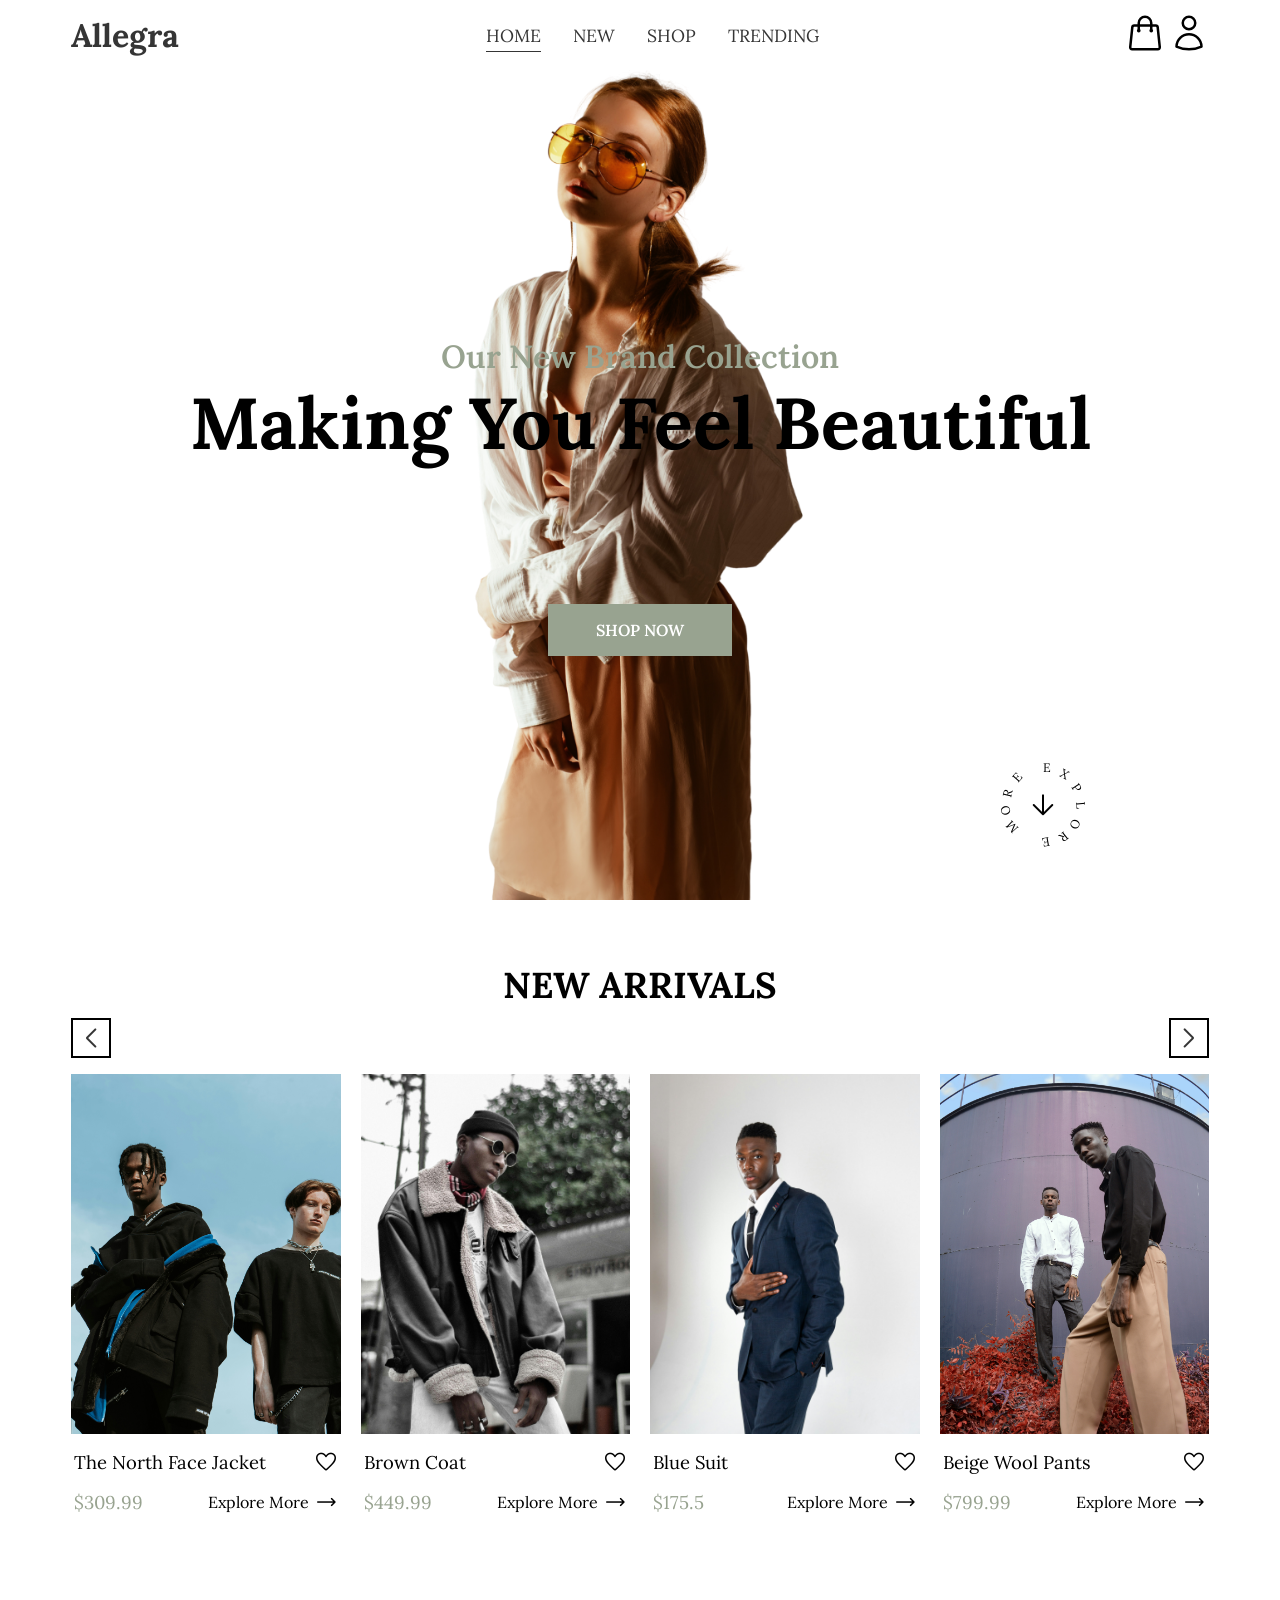
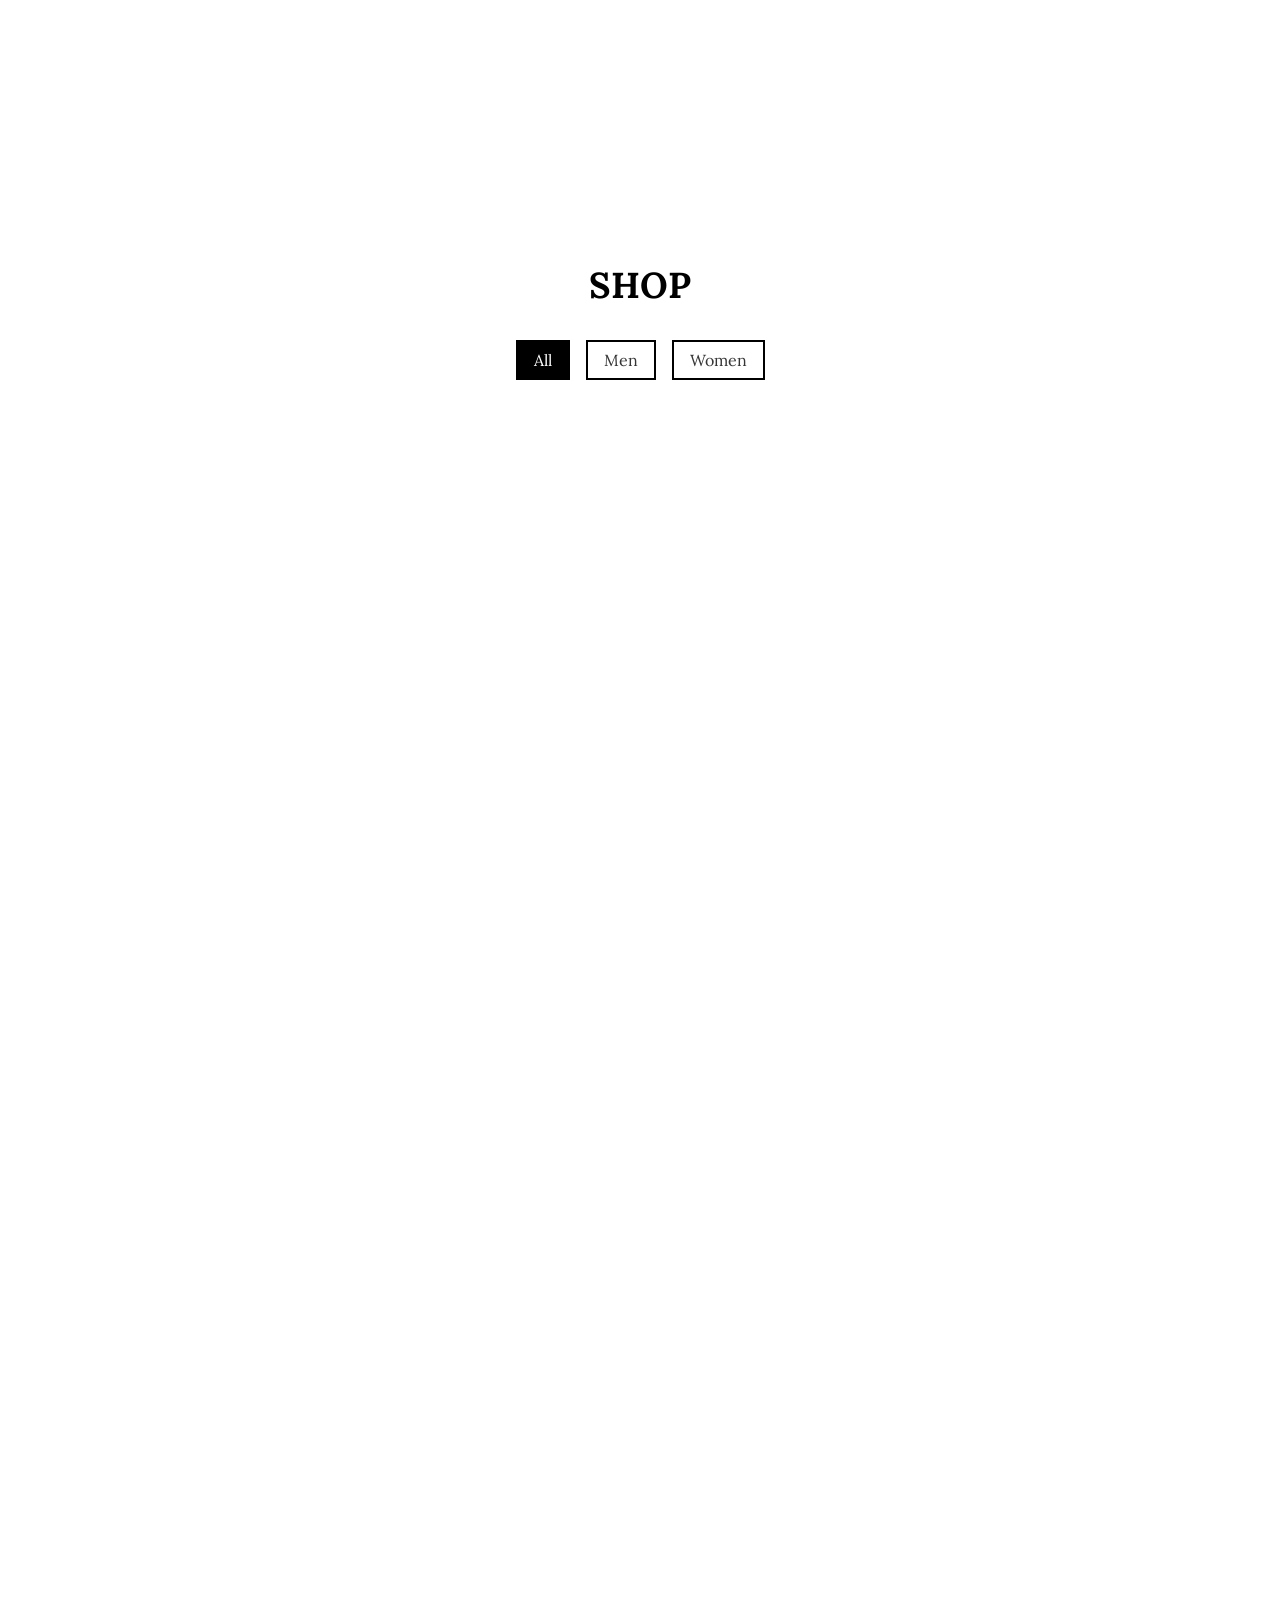
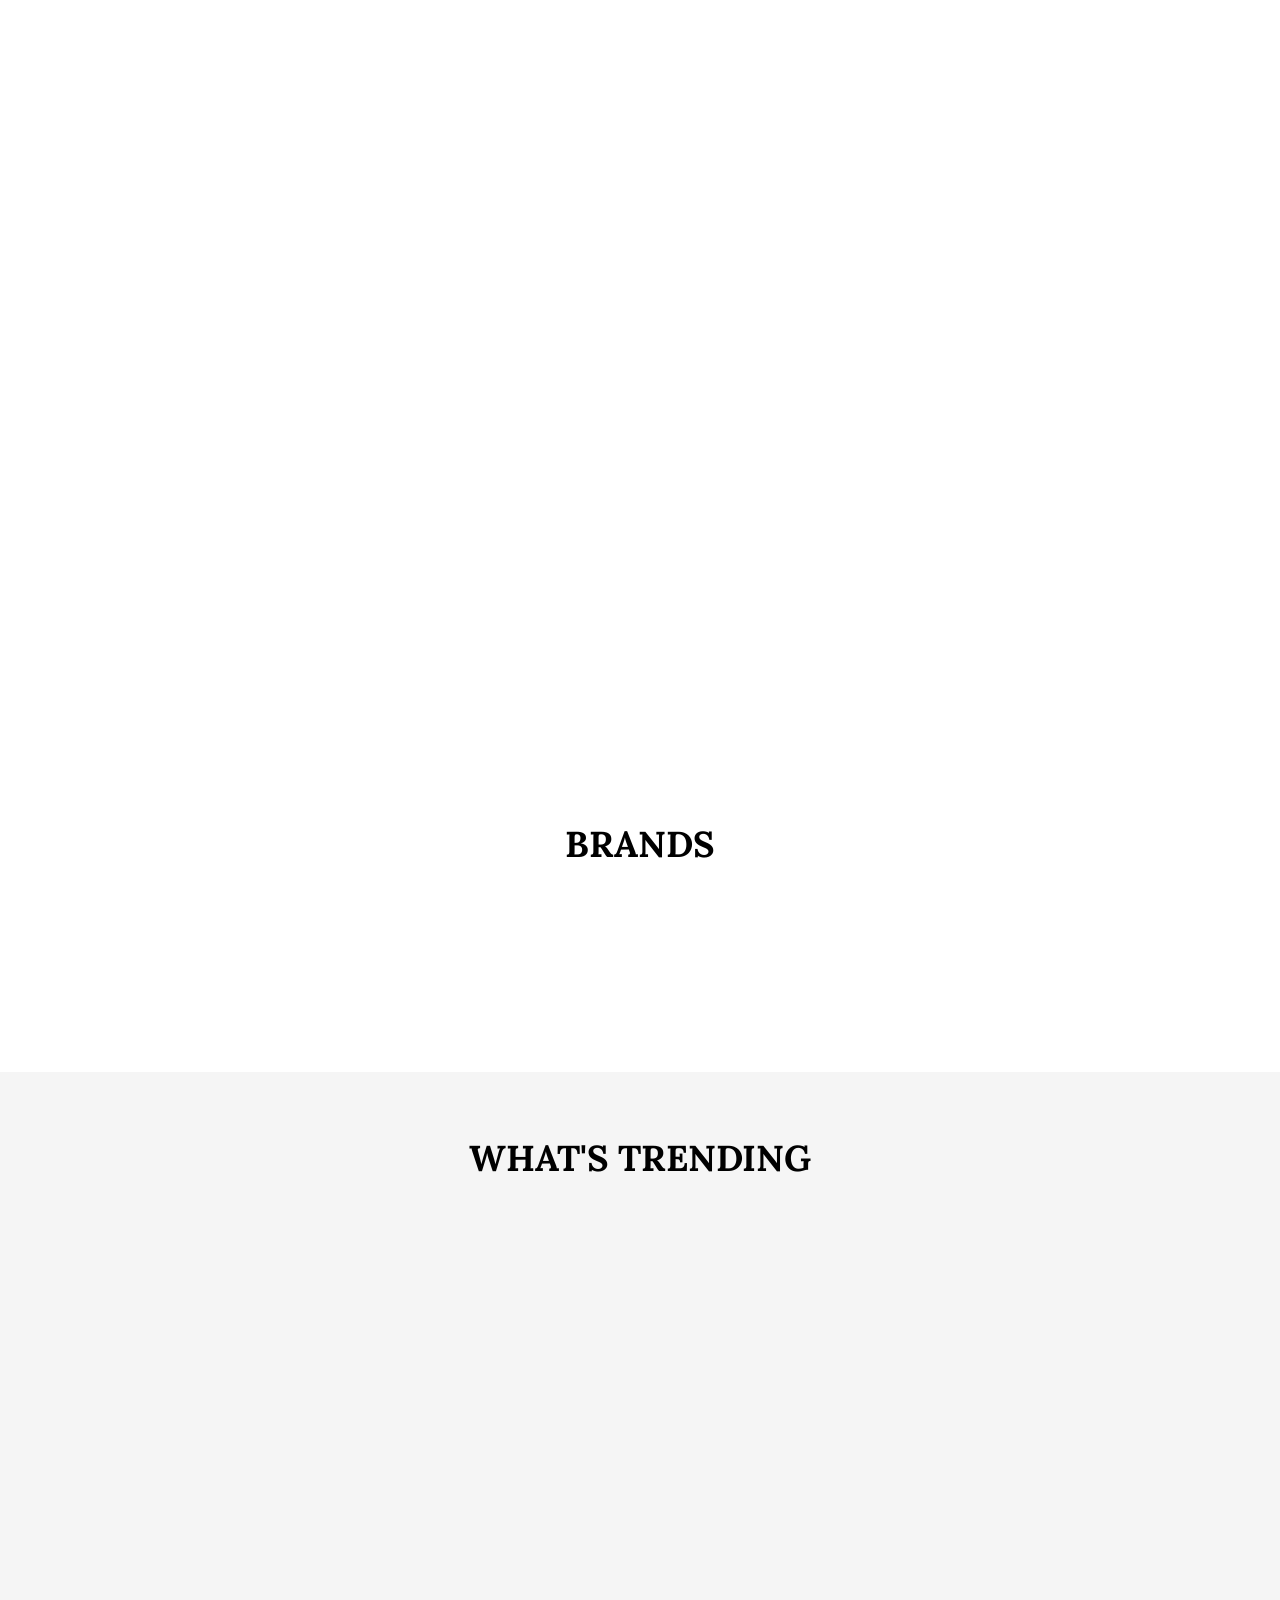
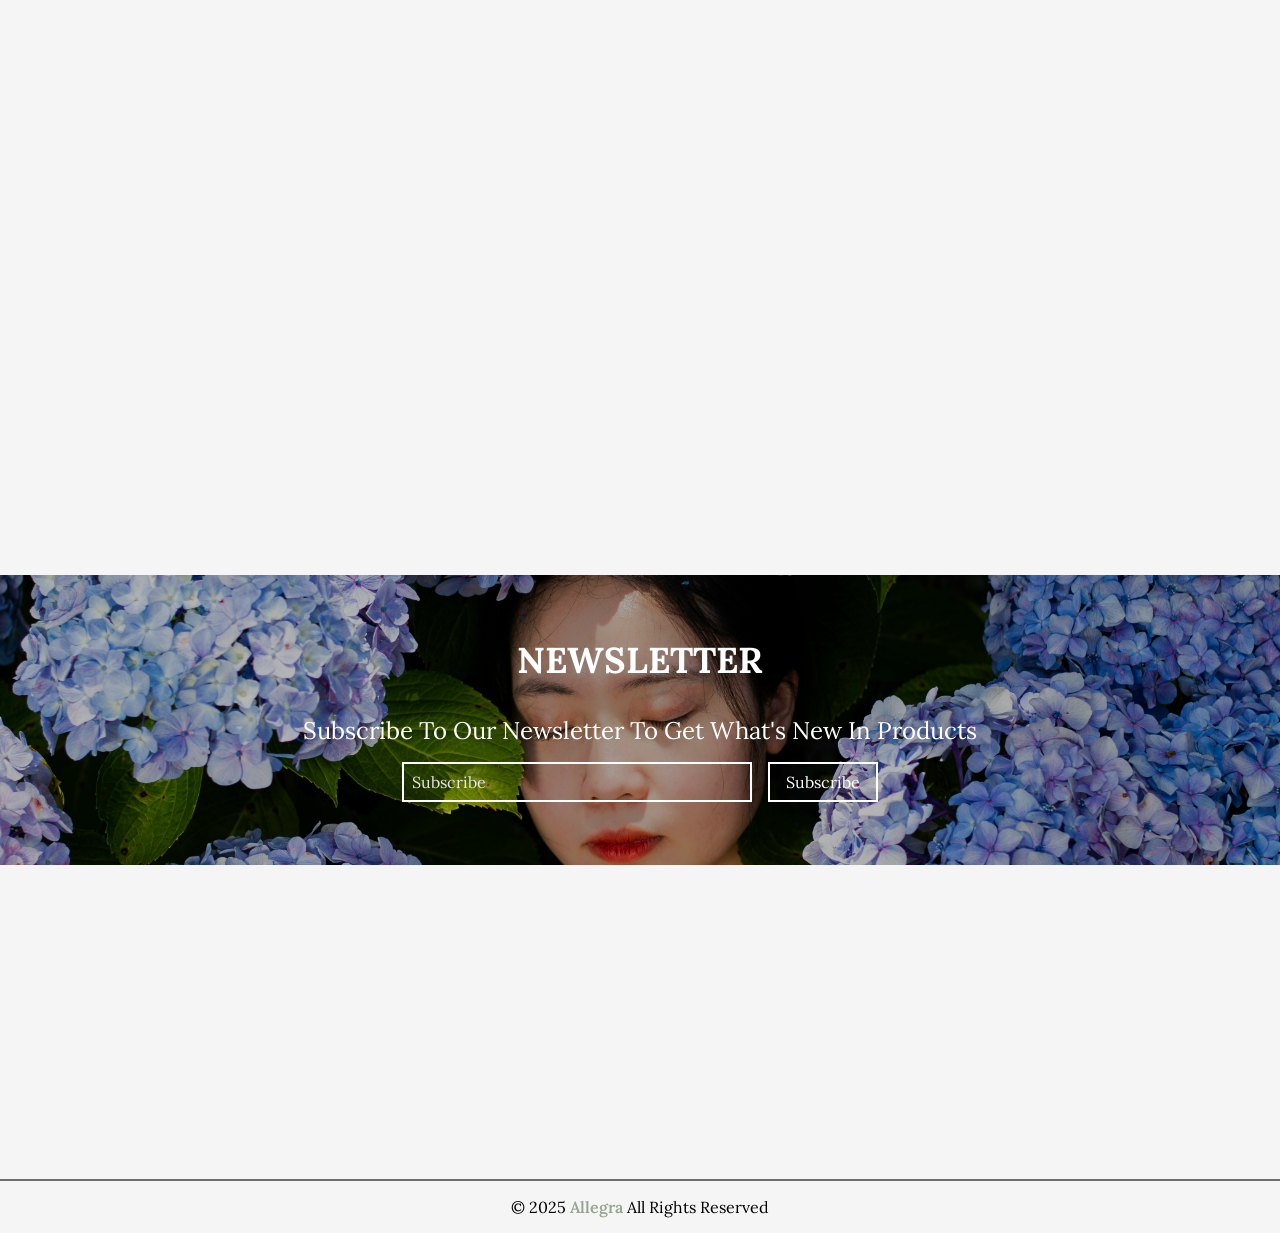
<file: index.html>
<!DOCTYPE html>
<html lang="en">
    <head>
        <meta charset="UTF-8" />
        <meta name="viewport" content="width=device-width, initial-scale=1.0" />
        <!-- Google Fonts Icons -->
        <link rel="stylesheet" href="https://fonts.googleapis.com/css2?family=Material+Symbols+Rounded:opsz,wght,FILL,GRAD@48,400,0,0" />

        <!-- CSS -->
        <link rel="stylesheet" href="asset/css/styles.css" />
        <link rel="stylesheet" href="asset/css/swiper.css" />

        
        <title>Allegra - Home</title>
    </head>
    <body>
        <!-- ============= Header ============= -->
        <header class="header">
            <nav class="header__container container">
                <div class="header__logo">
                    <h1><a href="./">Allegra</a></h1>
                </div>
                <ul class="header__links">
                    <li class="header__link">
                        <a href="#home" class="active">home</a>
                    </li>
                    <li class="header__link">
                        <a href="#new">new</a>
                    </li>
                    <li class="header__link">
                        <a href="#shop">shop</a>
                    </li>
                    <li class="header__link">
                        <a href="#trending">trending</a>
                    </li>
                </ul>
                <div class="container-icon">
                    <a href="cart.html">
                    <svg xmlns="http://www.w3.org/2000/svg" fill="none" viewBox="0 0 24 24" stroke-width="1.5"
                    stroke="currentColor" class="icon-cart">
                    <path stroke-linecap="round" stroke-linejoin="round"
                        d="M15.75 10.5V6a3.75 3.75 0 1 0-7.5 0v4.5m11.356-1.993 1.263 12c.07.665-.45 1.243-1.119 1.243H4.25a1.125 1.125 0 0 1-1.12-1.243l1.264-12A1.125 1.125 0 0 1 5.513 7.5h12.974c.576 0 1.059.435 1.119 1.007ZM8.625 10.5a.375.375 0 1 1-.75 0 .375.375 0 0 1 .75 0Zm7.5 0a.375.375 0 1 1-.75 0 .375.375 0 0 1 .75 0Z" />
                </svg>
                </a>
                <a href="login.html">
                    <svg xmlns="http://www.w3.org/2000/svg" fill="none" viewBox="0 0 24 24" stroke-width="1.5"
                        stroke="currentColor" class="icon-user">
                        <path stroke-linecap="round" stroke-linejoin="round"
                            d="M15.75 6a3.75 3.75 0 1 1-7.5 0 3.75 3.75 0 0 1 7.5 0ZM4.501 20.118a7.5 7.5 0 0 1 14.998 0A17.933 17.933 0 0 1 12 21.75c-2.676 0-5.216-.584-7.499-1.632Z" />
                    </svg>
                </a>

                </div>

                <div class="header__btn">
                    <span style="--i: 0"></span>
                    <span style="--i: 10"></span>
                    <span style="--i: 20"></span>
                </div>
            </nav>
        </header>

        <!-- ============= Home Section ============= -->

        <section class="section home" id="home">
            <div class="home__content swiper">
                <div class="swiper-wrapper">
                    <div class="home__slide swiper-slide">
                        <div class="home__image">
                            <img src="asset/images/home1.png" alt="home1" />
                        </div>
                        <div class="home__description">
                            <p class="home__sub-heading">our new brand collection</p>
                            <h1 class="home__heading">making you feel beautiful</h1>
                        </div>
                    </div>
                    <div class="home__slide swiper-slide">
                        <div class="home__image">
                            <img src="asset/images/home2.png" alt="home2" />
                        </div>
                        <div class="home__description">
                            <p class="home__sub-heading">get 50% off</p>
                            <h1 class="home__heading">modern designs</h1>
                        </div>
                    </div>
                    <div class="home__slide swiper-slide">
                        <div class="home__image">
                            <img src="asset/images/home3.png" alt="home3" />
                        </div>
                        <div class="home__description">
                            <p class="home__sub-heading">new women collection</p>
                            <h1 class="home__heading">unique designs</h1>
                        </div>
                    </div>
                </div>
            </div>
            <a href="#shop" class="home__btn btn shop-btn">shop now</a>
            <a href="#new" class="home__btn btn go-down-btn">
                <span class="material-symbols-rounded icon">arrow_downward</span>
                <p class="circle-text">Explore more</p>
            </a>
        </section>

        <!-- ============= New Section ============= -->

        <section class="section new" id="new">
            <div class="section__title">
                <h1>new arrivals</h1>
            </div>
            <div class="new__container container">
                <div class="new__btns swiper-btns">
                    <button class="swiper-btn swiper-button-prev btn btn-border btn-border-black" id="arrow-left">
                        <span class="material-symbols-rounded"> arrow_back_ios_new </span>
                    </button>
                    <button class="swiper-btn swiper-button-next btn btn-border btn-border-black" id="arrow-right">
                        <span class="material-symbols-rounded"> arrow_forward_ios </span>
                    </button>
                </div>
                <div class="new__content swiper">
                    <div class="new__products products swiper-wrapper"></div>
                </div>
            </div>
        </section>

        <!-- ============= Shop Section ============= -->

        <section class="section shop" id="shop">
            <div class="section__title">
                <h1>shop</h1>
            </div>
            <div class="shop__container container">
                <div class="shop__content">
                    <div class="shop__categories">
                        <button class="shop__category btn btn-border btn-border-black selected" data-category="all">all</button>
                        <button class="shop__category btn btn-border btn-border-black" data-category="men">men</button>
                        <button class="shop__category btn btn-border btn-border-black" data-category="women">women</button>
                    </div>
                    <div class="shop__products products"></div>
                </div>
            </div>
        </section>

        <!-- ============= Brands Section ============= -->

        <section class="section brands">
            <div class="section__title">
                <h1>brands</h1>
            </div>
            <div class="brands__container container">
                <div class="brands__logo">
                    <img src="asset/images/brand1.png" alt="Adidas" />
                </div>
                <div class="brands__logo">
                    <img src="asset/images/brand2.png" alt="Louis Vuitton" />
                </div>
                <div class="brands__logo">
                    <img src="asset/images/brand3.png" alt="The North Face" />
                </div>
                <div class="brands__logo">
                    <img src="asset/images/brand4.png" alt="Nike" />
                </div>
                <div class="brands__logo">
                    <img src="asset/images/brand5.png" alt="Reebok" />
                </div>
            </div>
        </section>

        <!-- ============= Trending Section ============= -->

        <section class="section trending" id="trending">
            <div class="section__title">
                <h1>what's trending</h1>
            </div>
            <div class="trending__container container">
                <div class="trending__content swiper">
                    <div class="trending__products swiper-wrapper"></div>
                </div>
            </div>
        </section>

        <!-- ============= Subscribe Section ============= -->

        <section class="section subscribe">
            <div class="section__title">
                <h1>newsletter</h1>
            </div>
            <div class="subscribe__container container">
                <div class="subscribe__text">
                    <p>subscribe to our newsletter to get what's new in products</p>
                </div>
                <form class="form" autocomplete="off">
                    <input type="text" class="form__input" name="email" id="email" placeholder="Subscribe" />
                    <button type="submit" class="form__btn btn btn-border btn-border-white">subscribe</button>
                </form>
            </div>
        </section>

        <!-- ============= Footer ============= -->

        <footer class="footer">
            <div class="footer__container container">
                <div class="footer__col">
                    <div class="footer__logo">
                        <h1>
                            <a href="./">Allegra</a>
                        </h1>
                    </div>
                    <div class="footer__description">
                        <p>The very best of the best</p>
                    </div>
                </div>
                <div class="footer__col">
                    <div class="footer__title">
                        <h3>company</h3>
                        <ul class="footer__links">
                            <li class="footer__link"><a href="#home">Home</a></li>
                            <li class="footer__link"><a href="#new">New</a></li>
                            <li class="footer__link"><a href="#shop">Shop</a></li>
                            <li class="footer__link"><a href="#trending">Trending</a></li>
                        </ul>
                    </div>
                </div>
                <div class="footer__col">
                    <div class="footer__title">
                        <h3>information</h3>
                        <ul class="footer__links">
                            <li class="footer__link">
                                <a href="#">
                                    <span class="material-symbols-rounded"> location_on </span>
                                    <p>Estelí, Nicaragua.</p>
                                </a>
                            </li>
                            <li class="footer__link">
                                <a href="#">
                                    <span class="material-symbols-rounded"> schedule </span>
                                    <p>
                                        Saturday - Thursday <br />
                                        9AM - 12PM
                                    </p>
                                </a>
                            </li>
                            <li class="footer__link">
                                <a href="tel:+12334567775">
                                    <span class="material-symbols-rounded"> call </span>
                                    <p>+505 7650-1289</p>
                                </a>
                            </li>
                            <li class="footer__link">
                                <a href="allegra@gmail.com">
                                    <span class="material-symbols-rounded"> mail </span>
                                    <p>allegra@gmail.com</p>
                                </a>
                            </li>
                        </ul>
                    </div>
                </div>
                <div class="footer__col">
                    <div class="footer__title">
                        <h3>social media</h3>
                    </div>
                    <ul class="footer__links">
                        <li class="footer__link"><a href="">Instagram</a></li>
                        <li class="footer__link"><a href="">Facebook</a></li>
                        <li class="footer__link"><a href="">Whatsapp</a></li>
                        <li class="footer__link"><a href="">X</a></li>
                    </ul>
                </div>
            </div>
            <div class="footer__copyRight">
                <p>&copy; 2025 <span>Allegra</span> All Rights Reserved</p>
            </div>
        </footer>

        <!-- ============= Scroll UP ============= -->
        <button class="scroll-up btn btn-border btn-border-black"><span class="material-symbols-rounded"> arrow_upward </span></button>
    </body>
    <!-- JavaScript -->
        <script src="asset/js/swiper.js"></script>
        <script src="asset/js/scrollReveal.js"></script>
        <script src="asset/js/script.js" type="module"></script>
</html>
</file>
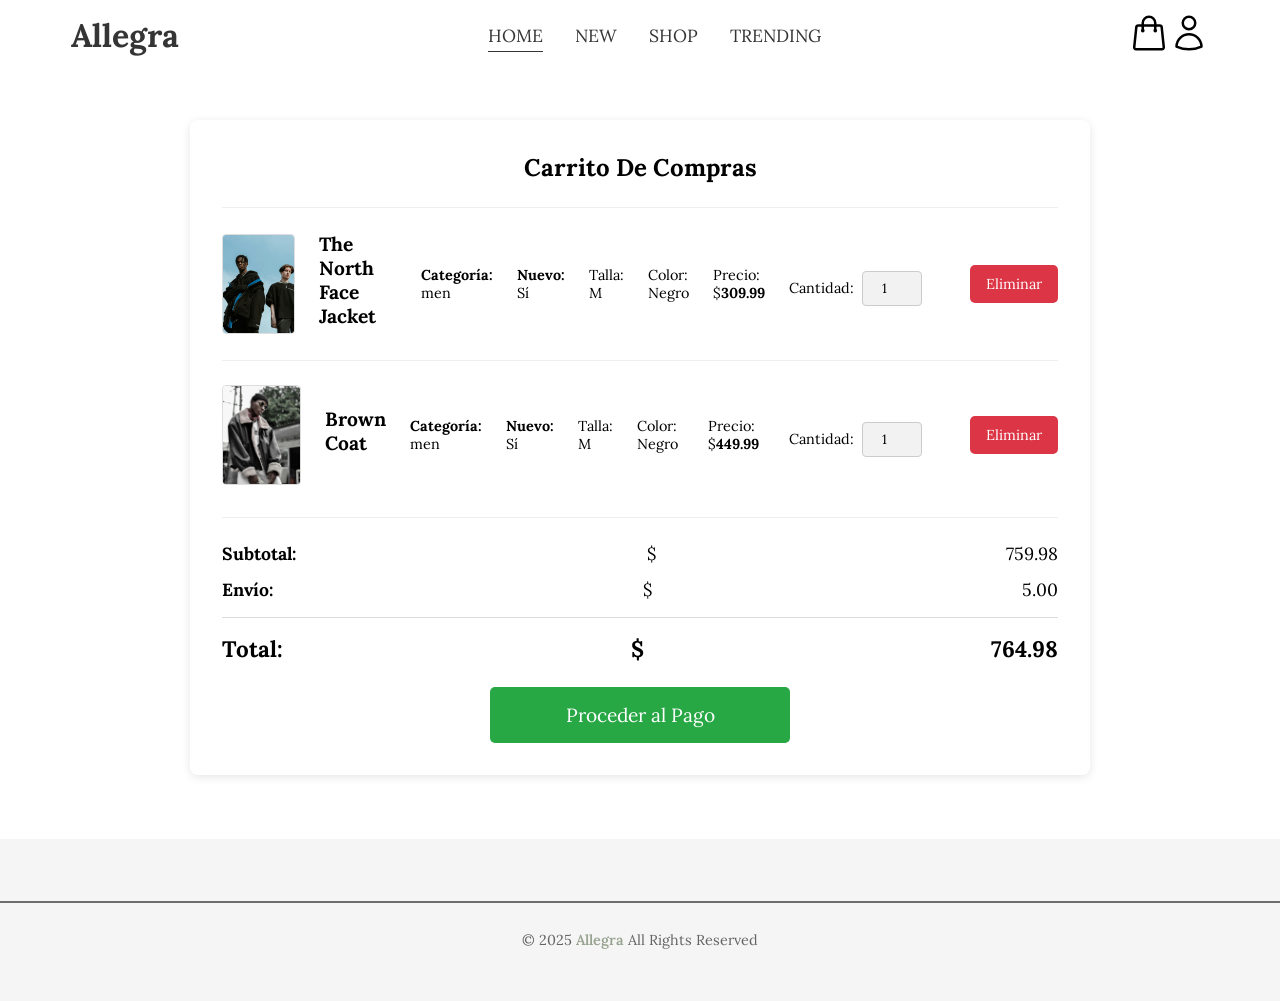
<file: cart.html>
<!DOCTYPE html>
<html lang="es">
  <head>
    <meta charset="UTF-8" />
    <meta name="viewport" content="width=device-width, initial-scale=1.0" />
    <title>Carrito de Compras - Allegra</title>
    
    <link
    rel="stylesheet"
    href="https://fonts.googleapis.com/css2?family=Material+Symbols+Rounded:opsz,wght,FILL,GRAD@48,400,0,0"
    />
    
    <!-- CSS -->
    <link rel="stylesheet" href="asset/css/stylesCart.css" />
    <link rel="stylesheet" href="asset/css/styles.css" />
    <link rel="stylesheet" href="asset/css/swiper.css" />
  </head>
  <body>
    <!-- ============= Header ============= -->
    <header class="header">
      <nav class="header__container container">
        <div class="header__logo">
          <h1><a href="./">Allegra</a></h1>
        </div>
        <ul class="header__links">
          <li class="header__link">
            <a href="#home" class="active">home</a>
          </li>
          <li class="header__link">
            <a href="#new">new</a>
          </li>
          <li class="header__link">
            <a href="#shop">shop</a>
          </li>
          <li class="header__link">
            <a href="#trending">trending</a>
          </li>
        </ul>
        <div class="container-icon">
          <a href="cart.html">
            <svg
              xmlns="http://www.w3.org/2000/svg"
              fill="none"
              viewBox="0 0 24 24"
              stroke-width="1.5"
              stroke="currentColor"
              class="icon-cart"
            >
              <path
                stroke-linecap="round"
                stroke-linejoin="round"
                d="M15.75 10.5V6a3.75 3.75 0 1 0-7.5 0v4.5m11.356-1.993 1.263 12c.07.665-.45 1.243-1.119 1.243H4.25a1.125 1.125 0 0 1-1.12-1.243l1.264-12A1.125 1.125 0 0 1 5.513 7.5h12.974c.576 0 1.059.435 1.119 1.007ZM8.625 10.5a.375.375 0 1 1-.75 0 .375.375 0 0 1 .75 0Zm7.5 0a.375.375 0 1 1-.75 0 .375.375 0 0 1 .75 0Z"
              />
            </svg>
          </a>
          <a href="login.html">
            <svg
              xmlns="http://www.w3.org/2000/svg"
              fill="none"
              viewBox="0 0 24 24"
              stroke-width="1.5"
              stroke="currentColor"
              class="icon-user"
            >
              <path
                stroke-linecap="round"
                stroke-linejoin="round"
                d="M15.75 6a3.75 3.75 0 1 1-7.5 0 3.75 3.75 0 0 1 7.5 0ZM4.501 20.118a7.5 7.5 0 0 1 14.998 0A17.933 17.933 0 0 1 12 21.75c-2.676 0-5.216-.584-7.499-1.632Z"
              />
            </svg>
          </a>
        </div>

        <div class="header__btn">
          <span style="--i: 0"></span>
          <span style="--i: 10"></span>
          <span style="--i: 20"></span>
        </div>
      </nav>
    </header>

    <main>
      <section class="cart-container">
        <h2>Carrito de Compras</h2>

        <div class="cart-items">
          <!-- Los productos del carrito se cargarán dinámicamente desde la API -->
        </div>

        <div class="cart-summary">
          <div class="summary-row">
            <span>Subtotal:</span>
            $<span id="subtotal">0.00</span>
          </div>
          <div class="summary-row">
            <span>Envío:</span>
            $<span id="shipping">5.00</span>
          </div>
          <div class="summary-row total">
            <span>Total:</span>
            $<span id="total">0.00</span>
          </div>
          <button class="checkout-button">Proceder al Pago</button>
        </div>
      </section>
    </main>
    <!-- ============= Footer ============= -->
    <footer class="footer">
      <div class="footer__copyRight">
        <p>&copy; 2025 <span>Allegra</span> All Rights Reserved</p>
      </div>
    </footer>

    <script src="asset/js/scriptCart.js"></script>
  </body>
</html>
</file>
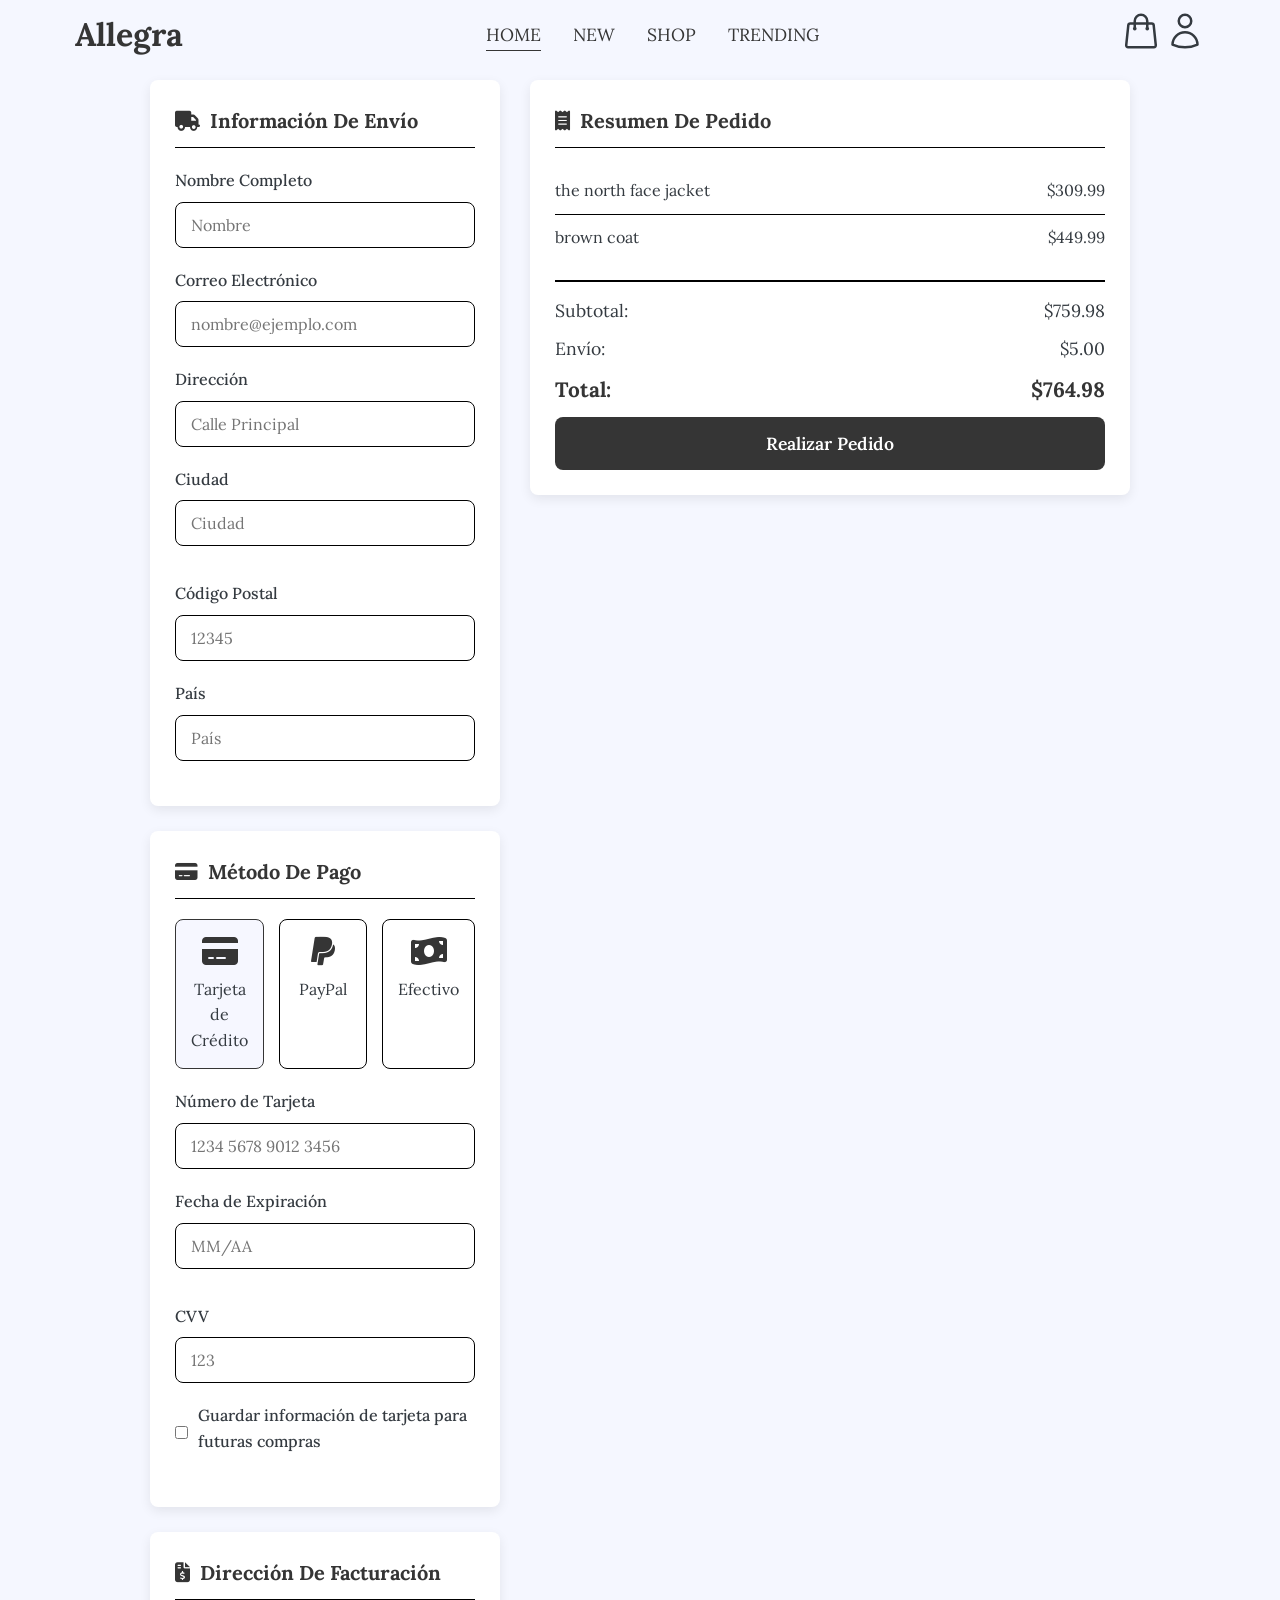
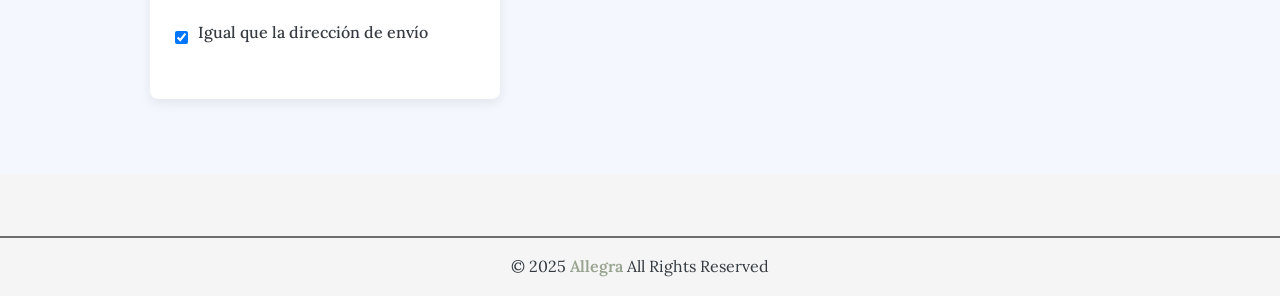
<file: checkout.html>
<!DOCTYPE html>
<html lang="en">
  <head>
    <meta charset="UTF-8" />
    <meta name="viewport" content="width=device-width, initial-scale=1.0" />
    <!-- Google Fonts Icons -->
    <link
      rel="stylesheet"
      href="https://fonts.googleapis.com/css2?family=Material+Symbols+Rounded:opsz,wght,FILL,GRAD@48,400,0,0"
    />
    <link
      rel="stylesheet"
      href="https://cdnjs.cloudflare.com/ajax/libs/font-awesome/6.4.0/css/all.min.css"
    />

    <!-- CSS -->
    <link rel="stylesheet" href="asset/css/styles.css" />
    <link rel="stylesheet" href="asset/css/stylesCheckout.css" />

    <title>Allegra - Checkout</title>
  </head>
  <body>
    <!-- ============= Header ============= -->
    <header class="header">
      <nav class="header__container container">
        <div class="header__logo">
          <h1><a href="./">Allegra</a></h1>
        </div>
        <ul class="header__links">
          <li class="header__link">
            <a href="#home" class="active">home</a>
          </li>
          <li class="header__link">
            <a href="#new">new</a>
          </li>
          <li class="header__link">
            <a href="#shop">shop</a>
          </li>
          <li class="header__link">
            <a href="#trending">trending</a>
          </li>
        </ul>
        <div class="container-icon">
          <a href="cart.html">
            <svg
              xmlns="http://www.w3.org/2000/svg"
              fill="none"
              viewBox="0 0 24 24"
              stroke-width="1.5"
              stroke="currentColor"
              class="icon-cart"
            >
              <path
                stroke-linecap="round"
                stroke-linejoin="round"
                d="M15.75 10.5V6a3.75 3.75 0 1 0-7.5 0v4.5m11.356-1.993 1.263 12c.07.665-.45 1.243-1.119 1.243H4.25a1.125 1.125 0 0 1-1.12-1.243l1.264-12A1.125 1.125 0 0 1 5.513 7.5h12.974c.576 0 1.059.435 1.119 1.007ZM8.625 10.5a.375.375 0 1 1-.75 0 .375.375 0 0 1 .75 0Zm7.5 0a.375.375 0 1 1-.75 0 .375.375 0 0 1 .75 0Z"
              />
            </svg>
          </a>
          <a href="login.html">
            <svg
              xmlns="http://www.w3.org/2000/svg"
              fill="none"
              viewBox="0 0 24 24"
              stroke-width="1.5"
              stroke="currentColor"
              class="icon-user"
            >
              <path
                stroke-linecap="round"
                stroke-linejoin="round"
                d="M15.75 6a3.75 3.75 0 1 1-7.5 0 3.75 3.75 0 0 1 7.5 0ZM4.501 20.118a7.5 7.5 0 0 1 14.998 0A17.933 17.933 0 0 1 12 21.75c-2.676 0-5.216-.584-7.499-1.632Z"
              />
            </svg>
          </a>
        </div>
      </nav>
    </header>
    <!-- ============= Checkout ============= -->
    <div class="checkout-container">
      <!-- Left Column: Checkout Form -->
      <div class="checkout-form">
        <!-- Shipping Address -->
        <div class="form-section">
          <h2 class="section-title">
            <i class="fas fa-truck"></i> Información de Envío
          </h2>
          <div class="form-group">
            <label for="fullName">Nombre Completo</label>
            <input
              type="text"
              id="fullName"
              class="form-control"
              placeholder="Nombre"
            />
          </div>
          <div class="form-group">
            <label for="email">Correo Electrónico</label>
            <input
              type="email"
              id="email"
              class="form-control"
              placeholder="nombre@ejemplo.com"
            />
          </div>
          <div class="form-group">
            <label for="address">Dirección</label>
            <input
              type="text"
              id="address"
              class="form-control"
              placeholder="Calle Principal"
            />
          </div>
          <div class="form-row">
            <div class="form-group">
              <label for="city">Ciudad</label>
              <input
                type="text"
                id="city"
                class="form-control"
                placeholder="Ciudad"
              />
            </div>
            <div class="form-group">
              <label for="zip">Código Postal</label>
              <input
                type="text"
                id="zip"
                class="form-control"
                placeholder="12345"
              />
            </div>
          </div>
          <div class="form-group">
            <label for="country">País</label>
            <input
              type="text"
              id="country"
              class="form-control"
              placeholder="País"
            />
          </div>
        </div>

        <!-- Payment Method -->
        <div class="form-section">
          <h2 class="section-title">
            <i class="fas fa-credit-card"></i> Método de Pago
          </h2>
          <div class="payment-methods">
            <div class="payment-method active" id="creditCard">
              <i class="fas fa-credit-card"></i>
              <div>Tarjeta de Crédito</div>
            </div>
            <div class="payment-method" id="paypal">
              <i class="fab fa-paypal"></i>
              <div>PayPal</div>
            </div>
            <div class="payment-method" id="cash">
              <i class="fas fa-money-bill-wave"></i>
              <div>Efectivo</div>
            </div>
          </div>

          <div class="form-group">
            <label for="cardNumber">Número de Tarjeta</label>
            <input
              type="text"
              id="cardNumber"
              class="form-control"
              placeholder="1234 5678 9012 3456"
            />
          </div>
          <div class="form-row">
            <div class="form-group">
              <label for="expiry">Fecha de Expiración</label>
              <input
                type="text"
                id="expiry"
                class="form-control"
                placeholder="MM/AA"
              />
            </div>
            <div class="form-group">
              <label for="cvv">CVV</label>
              <input
                type="text"
                id="cvv"
                class="form-control"
                placeholder="123"
              />
            </div>
          </div>
          <div class="checkbox-group">
            <input type="checkbox" id="saveCard" />
            <label for="saveCard"
              >Guardar información de tarjeta para futuras compras</label
            >
          </div>
        </div>

        <!-- Billing Address -->
        <div class="form-section">
          <h2 class="section-title">
            <i class="fas fa-file-invoice-dollar"></i> Dirección de Facturación
          </h2>
          <div class="checkbox-group">
            <input type="checkbox" id="sameAsShipping" checked />
            <label for="sameAsShipping">Igual que la dirección de envío</label>
          </div>
          <div id="billingAddress" style="display: none">
            <div class="form-group">
              <label for="billingName">Nombre Completo</label>
              <input type="text" id="billingName" class="form-control" />
            </div>
            <div class="form-group">
              <label for="billingAddress">Dirección</label>
              <input type="text" id="billingAddress" class="form-control" />
            </div>
            <div class="form-row">
              <div class="form-group">
                <label for="billingCity">Ciudad</label>
                <input type="text" id="billingCity" class="form-control" />
              </div>
              <div class="form-group">
                <label for="billingZip">Código Postal</label>
                <input type="text" id="billingZip" class="form-control" />
              </div>
            </div>
          </div>
        </div>
      </div>

      <!-- Right Column: Order Summary -->
      <div class="order-summary">
        <h2 class="section-title">
          <i class="fas fa-receipt"></i> Resumen de Pedido
        </h2>

        <div class="order-items">
          <div class="order-item">
            <div class="item-name"></div>
            <div class="item-price"></div>
          </div>
          <div class="order-item">
            <div class="item-name"></div>
            <div class="item-price"></div>
          </div>
          <div class="order-item">
            <div class="item-name"></div>
            <div class="item-price"></div>
          </div>
          <div class="order-item">
            <div class="item-name"></div>
            <div class="item-price"></div>
          </div>
        </div>

        <div class="order-total">
          <div class="total-row">
            <div></div>
            <div></div>
          </div>
          <div class="total-row">
            <div></div>
            <div></div>
          </div>
          <div class="total-row">
            <div></div>
            <div></div>
          </div>
          <div class="total-row final">
            <div></div>
            <div></div>
          </div>
        </div>

        <button class="btn" id="placeOrder">
          <span class="btn-text">Realizar Pedido</span>
          <span class="btn-spinner" style="display: none">
            <i class="fas fa-spinner fa-spin"></i>
          </span>
        </button>
      </div>
    </div>

    <!-- ============= Footer ============= -->

    <footer class="footer">
      <div class="footer__copyRight">
        <p>&copy; 2025 <span>Allegra</span> All Rights Reserved</p>
      </div>
    </footer>
  </body>
  <script src="asset/js/scriptChekout.js"></script>
</html>
</file>
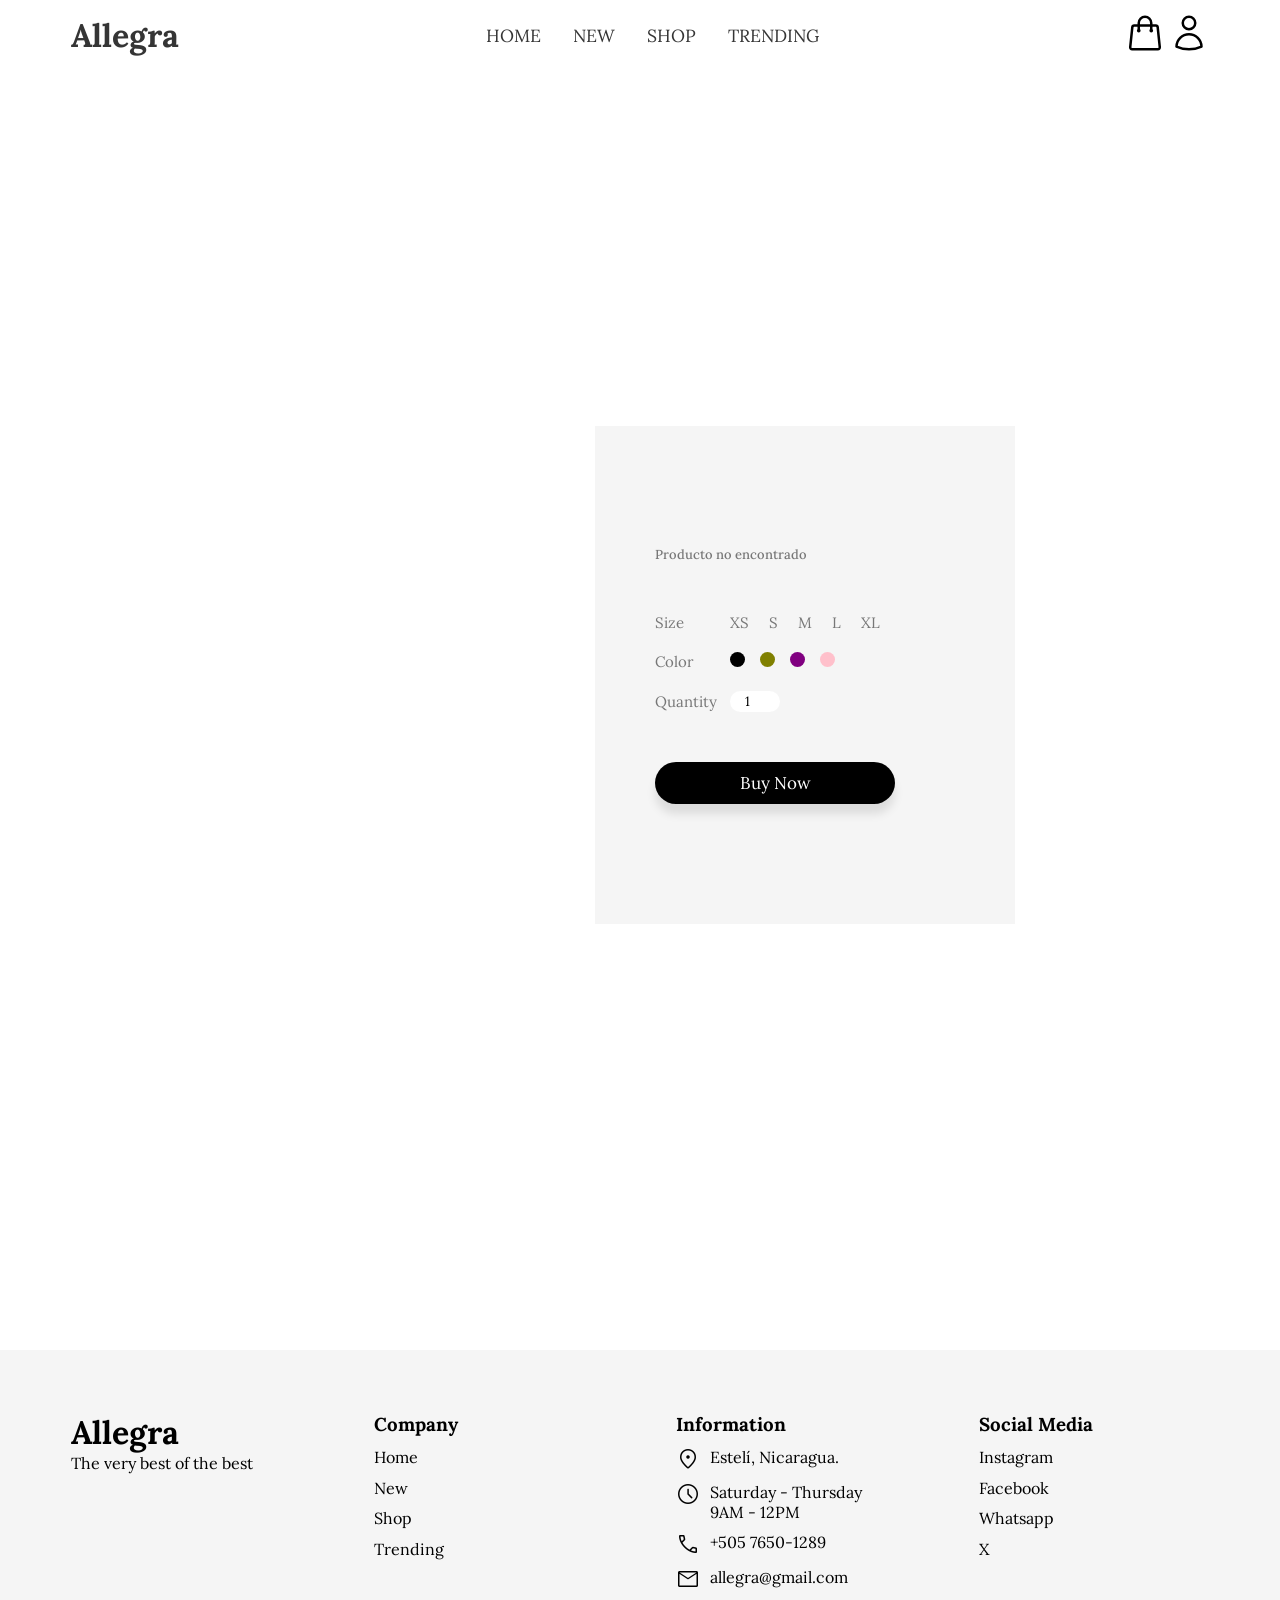
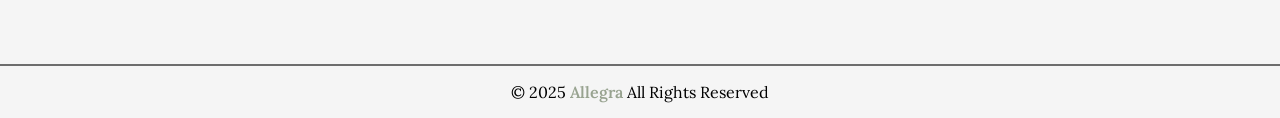
<file: productDress.html>
<!DOCTYPE html>
<html lang="en">

<head>
    <meta charset="UTF-8">
    <meta name="viewport" content="width=device-width, initial-scale=1.0">
    <link rel="stylesheet"
        href="https://fonts.googleapis.com/css2?family=Material+Symbols+Rounded:opsz,wght,FILL,GRAD@48,400,0,0" />
    <link rel="stylesheet" href="asset/css/styles.css" />
    <link rel="stylesheet" href="asset/css/productDetails.css" />
    <title>Product Details</title>
</head>

<body>
    <!-- ============= Header ============= -->
    <header class="header">
        <nav class="header__container container">
            <div class="header__logo">
                <h1><a href="./">Allegra</a></h1>
            </div>
            <ul class="header__links">
                <li class="header__link">
                    <a href="index.html">home</a>
                </li>
                <li class="header__link">
                    <a href="#index.html">new</a>
                </li>
                <li class="header__link">
                    <a href="index.html">shop</a>
                </li>
                <li class="header__link">
                    <a href="index.html">trending</a>
                </li>
            </ul>
            <div class="container-icon">
                <a href="cart.html">
                    <svg xmlns="http://www.w3.org/2000/svg" fill="none" viewBox="0 0 24 24" stroke-width="1.5"
                        stroke="currentColor" class="icon-cart">
                        <path stroke-linecap="round" stroke-linejoin="round"
                            d="M15.75 10.5V6a3.75 3.75 0 1 0-7.5 0v4.5m11.356-1.993 1.263 12c.07.665-.45 1.243-1.119 1.243H4.25a1.125 1.125 0 0 1-1.12-1.243l1.264-12A1.125 1.125 0 0 1 5.513 7.5h12.974c.576 0 1.059.435 1.119 1.007ZM8.625 10.5a.375.375 0 1 1-.75 0 .375.375 0 0 1 .75 0Zm7.5 0a.375.375 0 1 1-.75 0 .375.375 0 0 1 .75 0Z" />
                    </svg>
                </a>
                <a href="login.html">
                    <svg xmlns="http://www.w3.org/2000/svg" fill="none" viewBox="0 0 24 24" stroke-width="1.5"
                        stroke="currentColor" class="icon-user">
                        <path stroke-linecap="round" stroke-linejoin="round"
                            d="M15.75 6a3.75 3.75 0 1 1-7.5 0 3.75 3.75 0 0 1 7.5 0ZM4.501 20.118a7.5 7.5 0 0 1 14.998 0A17.933 17.933 0 0 1 12 21.75c-2.676 0-5.216-.584-7.499-1.632Z" />
                    </svg>
                </a>

            </div>

            <div class="header__btn">
                <span style="--i: 0"></span>
                <span style="--i: 10"></span>
                <span style="--i: 20"></span>
            </div>
        </nav>
    </header>

    <!-- ============= Product details ============= -->

    <section id="container-product">
        <div class="product-details">
            <div class="gallery">

            </div>
            <div class="details-p">

                <div class="details-products">
                    <!-- Los detalles del productos se cargarán dinámicamente desde la API -->
                </div>

                <form>
                    <div class="size-select">
                        <p>Size</p>
                        <label for="x-small">
                            <input type="radio" name="size" id="x-small">
                            <span>XS</span>
                        </label>
                        <label for="small">
                            <input type="radio" name="size" id="small">
                            <span>S</span>
                        </label>
                        <label for="medium">
                            <input type="radio" name="size" id="medium">
                            <span>M</span>
                        </label>
                        <label for="large">
                            <input type="radio" name="size" id="large">
                            <span>L</span>
                        </label>
                        <label for="x-large">
                            <input type="radio" name="size" id="x-large">
                            <span>XL</span>
                        </label>
                    </div>
                    <div class="color-select">
                        <p>Color</p>
                        <label for="black">
                            <input type="radio" name="color" id="black">
                            <span class="color-1"></span>
                        </label>
                        <label for="olive">
                            <input type="radio" name="color" id="olive">
                            <span class="color-2"></span>
                        </label>
                        <label for="purple">
                            <input type="radio" name="color" id="purple">
                            <span class="color-3"></span>
                        </label>
                        <label for="pink">
                            <input type="radio" name="color" id="pink">
                            <span class="color-4"></span>
                        </label>
                    </div>
                    <div class="quantity-select">
                        <p>Quantity</p>
                        <input type="number" value="1" id="combobox">
                    </div>
                    <button>Buy Now</button>
                </form>
            </div>
        </div>
    </section>

    <!-- ============= Footer ============= -->

    <footer class="footer">
        <div class="footer__container container">
            <div class="footer__col">
                <div class="footer__logo">
                    <h1>
                        <a href="./">Allegra</a>
                    </h1>
                </div>
                <div class="footer__description">
                    <p>The very best of the best</p>
                </div>
            </div>
            <div class="footer__col">
                <div class="footer__title">
                    <h3>company</h3>
                    <ul class="footer__links">
                        <li class="footer__link"><a href="#home">Home</a></li>
                        <li class="footer__link"><a href="#new">New</a></li>
                        <li class="footer__link"><a href="#shop">Shop</a></li>
                        <li class="footer__link"><a href="#trending">Trending</a></li>
                    </ul>
                </div>
            </div>
            <div class="footer__col">
                <div class="footer__title">
                    <h3>information</h3>
                    <ul class="footer__links">
                        <li class="footer__link">
                            <a href="#">
                                <span class="material-symbols-rounded"> location_on </span>
                                <p>Estelí, Nicaragua.</p>
                            </a>
                        </li>
                        <li class="footer__link">
                            <a href="#">
                                <span class="material-symbols-rounded"> schedule </span>
                                <p>
                                    Saturday - Thursday <br />
                                    9AM - 12PM
                                </p>
                            </a>
                        </li>
                        <li class="footer__link">
                            <a href="tel:+12334567775">
                                <span class="material-symbols-rounded"> call </span>
                                <p>+505 7650-1289</p>
                            </a>
                        </li>
                        <li class="footer__link">
                            <a href="allegra@gmail.com">
                                <span class="material-symbols-rounded"> mail </span>
                                <p>allegra@gmail.com</p>
                            </a>
                        </li>
                    </ul>
                </div>
            </div>
            <div class="footer__col">
                <div class="footer__title">
                    <h3>social media</h3>
                </div>
                <ul class="footer__links">
                    <li class="footer__link"><a href="">Instagram</a></li>
                    <li class="footer__link"><a href="">Facebook</a></li>
                    <li class="footer__link"><a href="">Whatsapp</a></li>
                    <li class="footer__link"><a href="">X</a></li>
                </ul>
            </div>
        </div>
        <div class="footer__copyRight">
            <p>&copy; 2025 <span>Allegra</span> All Rights Reserved</p>
        </div>
    </footer>

    <script>
        const detailsContainer = document.querySelector('.details-products');
        const galleryImg = document.querySelector('.gallery')
        const API_URL = "asset/apis/products.json";




        document.getElementById("combobox").addEventListener('change', function () {
            let selectedValue = parseInt(this.value);
            if (selectedValue < 1) {
                this.value = '1';
            }
        });

        document.addEventListener('DOMContentLoaded', () => {
            loadDetailsFromAPI();
        });


        function getProductId() {
            const params = new URLSearchParams(window.location.search);
            return params.get('id');
        }

        async function loadDetailsFromAPI() {
            const response = await fetch(API_URL);
            const products = await response.json();

            const productId = parseInt(getProductId());
            const product = products.find(p => p.id === productId);

            if (!product) {
                detailsContainer.innerHTML = "<p>Producto no encontrado</p>";
                return;
            }

            galleryImg.innerHTML = ` <img src="${product.image}" id="productImg">
            <div class="controls">
                    <span class="btn active"></span>
                    <span class="btn"></span>
                    <span class="btn"></span>
                </div>`;
            let productImg = document.getElementById("productImg");
            let btn = document.getElementsByClassName("btn");

            detailsContainer.innerHTML = `
                <h1>${product.title}</h1>
                <h2>$ ${product.price}</h2>
                <h3>20% OFF</h3>
                <p>${product.description}</p>`;


            btn[0].onclick = function () {
                productImg.src = product.image;

                for (bt of btn) {
                    bt.classList.remove("active");
                }
                this.classList.add("active");
            }
            btn[1].onclick = function () {
                productImg.src = product.image2;

                for (bt of btn) {
                    bt.classList.remove("active");
                }
                this.classList.add("active");
            }
            btn[2].onclick = function () {
                productImg.src = product.image3;
                for (bt of btn) {
                    bt.classList.remove("active");
                }
                this.classList.add("active");
            }
        }
    </script>

</body>

</html>
</file>
<file: asset/css/styles.css>
@import url("/asset/css/variables.css");

* {
    padding: 0;
    margin: 0;
    box-sizing: border-box;
    scroll-behavior: smooth;
    font-family: var(--font-family-lora);
}


/* ============= START HEADER ============= */

.header {
    display: flex;
    align-items: center;
    position: fixed;
    top: 0;
    height: var(--header-height);
    background-color: transparent;
    transition: background var(--default-duration) ease;
    z-index: 1000;
}

.header__container {
    display: flex;
    justify-content: space-between;
    align-items: center;
    padding: 0 var(--padding-1);
}

.header__logo h1 {
    color: var(--black-75);
    font-size: var(--font-size-2);
}

.header__links {
    list-style: none;
    display: flex;
}

.header__link {
    position: relative;
    padding: var(--padding-1);
    font-size: calc(var(--font-size-1) * 1.1);
    color: var(--black-75);
    text-transform: uppercase;
}

.header__link a {
    position: relative;
}

.header__link a::after {
    content: "";
    position: absolute;
    bottom: -15px;
    left: 0;
    width: 100%;
    height: 1px;
    background-color: var(--black-75);
    opacity: 0;
    transition: all var(--default-duration) ease;
}

.header__link a:hover::after,
.header__link a.active::after {
    bottom: -5px;
    opacity: 1;
}

.container-icon {
    position: relative;
}
.icon-cart {
    width: 40px;
    height: 40px;

}
.icon-cart:hover {
    cursor: pointer;
    color: gray;
}

.icon-user {
    width: 40px;
    height: 40px;
}

.icon-user:hover {
    cursor: pointer;
    color: gray;
}

.header__btn {
    display: none;
    flex-direction: column;
    position: relative;
    width: 30px;
    height: 20px;
    cursor: pointer;
}

.header__btn span {
    position: absolute;
    top: calc(var(--i) * 1px);
    width: 100%;
    height: 1px;
    background-color: var(--black-100);
    transition: all var(--default-duration) ease;
}

.menu-toggled .header__btn span:nth-child(1) {
    transform: rotate(-45deg);
    top: 10px;
}

.menu-toggled .header__btn span:nth-child(2) {
    opacity: 0;
}

.menu-toggled .header__btn span:nth-child(3) {
    transform: rotate(45deg);
    top: 10px;
}

@media screen and (max-width: 768px) {
    .header__btn {
        display: flex;
    }

    .header__links {
        position: fixed;
        flex-direction: column;
        align-items: center;
        row-gap: 1.5rem;
        top: var(--header-height);
        left: -200%;
        bottom: 0;
        min-width: 240px;
        width: 100%;
        max-width: 300px;
        background-color: var(--white-100-opcty-212);
        border: 1px solid var(--white-95);
        transition: left var(--default-duration) ease;
    }

    .menu-toggled .header__links {
        left: 0;
    }
}

/* ============= END HEADER ============= */

/* ============= START HOME SECTION ============= */

.home {
    position: relative;
    height: var(--full-view-height);
    padding-top: var(--header-height);
}

.home__content {
    display: flex;
    width: 100%;
    height: 100%;
}

.home__slide {
    height: var(--full-view-height);
    width: 100%;
    background-color: var(--white-100);
}

.home__image {
    width: 100%;
    height: 100%;
    transform: translateY(100px) scale(0.5);
    opacity: 0;
    transition: transform var(--fast-duration) ease, opacity var(--fast-duration) ease;
}

.home__slide.reveal .home__image {
    transform: translateY(0) scale(1);
    opacity: 1;
}

.home__image img {
    object-fit: contain !important;
}

.home__description {
    display: flex;
    flex-direction: column;
    position: absolute;
    width: 100%;
    top: 40%;
    left: 50%;
    transform: translate(-50%, -50%);
    text-align: center;
}

.home__sub-heading {
    font-size: clamp(var(--font-size-1-5), 4vw, var(--font-size-2));
    font-weight: var(--font-sime-bold);
    text-transform: capitalize;
    color: var(--dark-lead);
    transform: scaleX(0.2);
    opacity: 0;
    transition: transform var(--fast-duration) ease, opacity var(--fast-duration) ease;
}

.home__heading {
    font-size: clamp(var(--font-size-2-5), 6vw, var(--font-size-3) * 1.5);
    color: var(--black-100);
    text-transform: capitalize;
    transform: scaleX(0.2);
    opacity: 0;
    transition: transform var(--fast-duration) ease, opacity var(--fast-duration) ease;
    transition-delay: 0.5s;
}

.home__slide.reveal :where(.home__sub-heading, .home__heading) {
    transform: scaleX(1);
    opacity: 1;
}

.shop-btn {
    display: block;
    position: absolute;
    top: 70%;
    left: 50%;
    transform: translate(-50%, -50%);
    padding: var(--padding-1) var(--padding-3);
    background-color: var(--dark-lead);
    font-weight: var(--font-sime-bold);
    color: var(--white-100);
    text-transform: uppercase;
    white-space: nowrap;
    z-index: 20;
    transition: background var(--default-duration) ease;
}

.shop-btn:hover {
    background-color: var(--dark-lead-hover);
}

.go-down-btn {
    display: flex;
    align-items: center;
    justify-content: center;
    position: absolute;
    bottom: 50px;
    right: 15%;
    width: 90px;
    height: 90px;
    z-index: 20;
    transition: transform var(--default-duration) linear;
}

.go-down-btn:hover {
    transform: scale(1.1);
}

.go-down-btn .icon {
    font-size: var(--font-size-2);
}

.go-down-btn .circle-text {
    position: absolute;
    width: 100%;
    height: 100%;
    animation: rotateText var(--slowest-duration) infinite linear;
}

.go-down-btn .circle-text span {
    position: absolute;
    font-size: calc(var(--font-size-1) / 1.3);
    top: 0;
    left: 50%;
    transform: translate(-50%, -50%);
    transform-origin: 0 45px;
}

@keyframes rotateText {
    from {
        transform: rotate(360deg);
    }
    to {
        transform: rotate(0deg);
    }
}

/* ============= END Home SECTION ============= */

.section__title {
    text-align: center;
    font-size: var(--font-size-1-5);
    margin-bottom: var(--margin-2);
}

.section__title h1 {
    text-transform: uppercase;
}

/* ============= START NEW SECTION ============= */

.new {
    padding: calc(var(--padding-3) * 1.3) 0;
    min-height: var(--full-view-height);
}

@media screen and (max-width: 992px) {
    .new__content {
        max-width: 600px;
    }
}

@media screen and (max-width: 768px) {
    .new__content {
        max-width: 300px;
    }
}

.swiper-btns {
    display: flex;
    justify-content: space-between;
    margin-bottom: var(--margin-1);
}

.swiper-btn {
    display: flex;
    align-items: center;
    justify-content: center;
    position: static !important;
    width: 40px !important;
    height: 40px !important;
}

.swiper-btn::after {
    display: none;
}

.new__products {
    transition-delay: 0s !important;
}

.product-card {
    overflow: hidden;
}

.product-card__image {
    width: 100%;
    height: 360px;
    background-color: var(--white-95);
    overflow: hidden;
}

.product-card__image img {
    transition: transform var(--slowest-duration) ease;
}

.product-card:hover .product-card__image img {
    transform: scale(1.2);
}

.product-card__description {
    display: flex;
    flex-direction: column;
    row-gap: 1rem;
    position: relative;
    padding: var(--padding-1) 3px;
    background-color: var(--white-100);
}

.product-card__description .row {
    display: flex;
    justify-content: space-between;
    align-items: center;
}

.product-card__description .border-animation {
    display: block;
    position: absolute;
    background-color: var(--black-100);
    transition: all var(--default-duration) ease;
}

.product-card__description .border-animation:nth-of-type(1) {
    height: 0px;
    width: 2px;
    left: 0;
    top: 0;
}

.product-card__description .border-animation:nth-of-type(2) {
    height: 2px;
    width: 0px;
    left: 0;
    bottom: 0;
}

.product-card__description .border-animation:nth-of-type(3) {
    height: 0px;
    width: 2px;
    right: 0;
    bottom: 0;
}

.product-card:hover .product-card__description .border-animation:nth-of-type(1) {
    height: 100%;
}

.product-card:hover .product-card__description .border-animation:nth-of-type(2) {
    width: 100%;
}

.product-card:hover .product-card__description .border-animation:nth-of-type(3) {
    height: 100%;
}

.product-card__btn {
    transition: color var(--default-duration) ease;
}

.product-card__btn:hover {
    color: var(--dark-lead);
}

.product-card__btn,
.explore-more {
    display: flex;
    align-items: center;
    column-gap: 5px;
    width: fit-content;
    background-color: transparent;
}

.explore-more span {
    transition: transform var(--default-duration) ease;
}

.explore-more:hover span {
    transform: translateX(2px);
}

.product-card__title {
    text-transform: capitalize;
    font-size: calc(var(--font-size-1-5) / 1.3);
}

.product-card__price {
    font-size: calc(var(--font-size-1-5) / 1.3);
    color: var(--dark-lead);
}

/* ============= END NEW SECTION ============= */

/* ============= START SHOP SECTION ============= */

.shop {
    padding: calc(var(--padding-3) * 1.3) 0;
    min-height: 100vh;
}

.shop__content {
    display: flex;
    flex-direction: column;
    align-items: center;
    row-gap: 2rem;
}

.shop__categories {
    display: flex;
    justify-content: center;
    flex-wrap: wrap;
    gap: 1rem;
}

.shop__category {
    text-transform: capitalize;
    padding: calc(var(--padding-1) / 2) var(--padding-1);
}

.shop__category.selected {
    background-color: var(--black-100);
    color: var(--white-100) !important;
}

.shop__products {
    display: flex;
    flex-wrap: wrap;
    gap: 20px;
    justify-content: center;
}

.shop__product {
    width: 100%;
    max-width: 268px;
}

.shop__product.hide {
    display: none;
}

/* ============= END SHOP SECTION ============= */

/* ============= START BRANDS SECTION ============= */

.brands {
    padding: calc(var(--padding-3) * 1.3) 0;
}

.brands__container {
    display: flex;
    justify-content: center;
    gap: 3rem;
    flex-wrap: wrap;
}

.brands__logo {
    width: 150px;
    background-color: var(--white-95);
    padding: 10px;
}

.brands__logo img {
    aspect-ratio: 3/2;
    object-fit: contain;
}

/* ============= END  BRANDS SECTION ============= */

/* ============= START TRENDING SECTION ============= */

.trending {
    padding: calc(var(--padding-3) * 1.3) 0;
    min-height: 100vh;
    background-color: var(--white-95);
}

.trending__container {
    padding: 0 !important;
}

.trending__content {
    width: 100%;
    height: 100vh;
}

.trending__product {
    display: flex !important;
    width: 100% !important;
    height: 100% !important;
    column-gap: 2rem;
    background-color: var(--white-95);
    position: relative;
}

.trending__product__image {
    width: 50%;
    height: 100%;
}

.trending__product__description {
    display: flex;
    flex-direction: column;
    padding: clamp(var(--padding-1), 6vw, var(--padding-3));
    padding-right: var(--padding-1);
    margin-top: clamp(var(--padding-1), 6vw, var(--padding-3));
    width: 50%;
}

.trending__product__text h1 {
    margin-bottom: calc(var(--margin-1) / 2);
    font-size: clamp(var(--font-size-2), 6vw, var(--font-size-3));
}

.trending__product__text h1 span {
    color: var(--dark-lead);
}

.trending__product__text h1 p {
    font-size: clamp(var(--font-size-2), 6vw, var(--font-size-2-5));
}

.trending__product__text .category {
    font-size: var(--font-size-1);
    font-weight: var(--font-sime-bold);
    font-variant: small-caps;
    color: var(--black-4\13);
    margin-bottom: var(--margin-2);
}

.trending__product__text .desc {
    margin-bottom: var(--margin-3);
    font-size: clamp(var(--font-size-1), 4vw, var(--font-size-1) * 1.2);
    letter-spacing: 0.06em;
    line-height: 1.4em;
}

@media screen and (max-width: 992px) {
    .trending__product__image {
        width: 100%;
    }
    .trending__product__description {
        position: absolute;
        width: 100%;
        height: 100%;
        margin-top: 0;
        justify-content: center;
        text-align: center;
        background-color: var(--white-100-opcty-163);
    }
    .trending__product__text .desc {
        display: -webkit-box;
        -webkit-box-orient: vertical;
        -webkit-line-clamp: 5;
        overflow: hidden;
    }
}

/* ============= END TRENDING SECTION ============= */

/* ============= START SUBSCRIBE SECTION ============= */

.subscribe {
    position: relative;
    padding: calc(var(--padding-3) * 1.3) 0;
    background-image: url("/asset/images/duong-thinh-uEKAEX7jr9g-unsplash.jpg");
    background-position: center;
    background-size: cover;
}

.subscribe::before {
    content: "";
    position: absolute;
    background-color: var(--black-100-opcty-71);
    top: 0;
    left: 0;
    right: 0;
    bottom: 0;
}

.subscribe .section__title {
    color: var(--white-100);
    position: relative;
    z-index: 10;
}

.subscribe__container {
    display: flex;
    flex-direction: column;
    align-items: center;
    row-gap: 1rem;
    position: relative;
    z-index: 10;
}

.subscribe__text {
    text-transform: capitalize;
    font-size: var(--font-size-1-5);
    text-align: center;
    color: var(--white-100);
}

.form {
    display: flex;
    flex-wrap: wrap;
    justify-content: center;
    gap: 1rem;
    width: 100%;
}

.form__input {
    font-size: var(--font-size-1);
    border: 2px solid var(--white-100);
    outline: none;
    background-color: transparent;
    padding: calc(var(--padding-1) / 2);
    min-width: 230px;
    width: 100%;
    max-width: 350px;
    color: var(--white-100);
}

.form__input::placeholder {
    color: var(--white-85);
}

.form__btn {
    padding: calc(var(--padding-1) / 2) var(--padding-1);
}

/* ============= END SUBSCRIBE SECTION ============= */

/* ============= START FOOTER ============= */

.footer {
    background-color: var(--white-95);
    padding-top: calc(var(--padding-3) * 1.3);
}

.footer__container {
    display: flex;
    flex-wrap: wrap;
    gap: 3rem;
    justify-content: space-between;
    padding-bottom: calc(var(--padding-3) * 1.3);
}

.footer__col {
    flex-basis: 230px;
}

.footer__links {
    list-style: none;
}

.footer__link {
    margin: calc(var(--margin-1) / 1.5) 0;
}

.footer__link a {
    display: flex;
    column-gap: 10px;
}

.footer__copyRight {
    text-align: center;
    padding: var(--padding-1) 0;
    border-top: 2px solid var(--black-4\13);
}

.footer__copyRight span {
    color: var(--dark-lead);
    font-weight: var(--font-sime-bold);
}

@media screen and (max-width: 584px) {
    .footer__container {
        justify-content: center;
    }
}

/* ============= END FOOTER ============= */

/* ============= SCROLL UP ============= */

.scroll-up {
    display: flex;
    align-items: center;
    justify-content: center;
    padding: calc(var(--padding-1) / 2);
    position: fixed;
    bottom: 0px;
    right: 30px;
    opacity: 0;
    pointer-events: none;
    z-index: -1;
    transition: all var(--default-duration) ease;
}

.scroll-up.show {
    bottom: 30px;
    opacity: 1;
    pointer-events: all;
    z-index: 500;
}
</file>
<file: asset/css/stylesCart.css>
/* Estilos básicos para el cuerpo y la fuente */
body {
  font-family: 'Playfair Display', serif;
  margin: 0;
  padding: 0;
  background-color: #ffffff;
  color: #ffffff;
  display: flex;
  flex-direction: column;
  min-height: 100vh;
}

/* Estilos para el encabezado */
header {
    display: flex;
    justify-content: space-between;
    padding: 5px 0 5px 0;
    background-color: whitesmoke;
    z-index: 1;
}

header .logo {
    font-family: 'Playfair Display', serif;
    font-size: 2.5rem;
    margin: 0;
    padding: 25px 30px;
    font-weight: bold;
    margin-bottom: 10px;
    color: #000000;
}

header .container {
    display: flex;
    flex-direction: column;
    align-items: center;
}

header .container-icon {
    display: flex;
    flex-direction: column;
    align-items: center;
    position: relative;
}

.icon-cart {
    width: 40px;
    height: 40px;
    stroke: #000;
}

.icon-cart:hover {
    cursor: pointer;
}

.icon-user {
    width: 40px;
    height: 40px;
    stroke: #000000;
}

.count-products {
    position: absolute;
    top: 55%;
    background-color: #000;
    color: #fff;  
    width: 25px;
    height: 25px;
    display: flex;
    justify-content: center;
    align-items: center;
    border-radius: 50%;
}

#contador-productos {
    font-size: 12px;
}


@media(min-width:720px) {
    header {
      position: fixed;  
      width: 100%;
      top: 0;

        
    }
    header .container {
        flex-direction: row;
        justify-content: space-between;
    }
    header .container-icon {
        flex-direction: row;
    }
    header nav {
        flex-direction: row;
        padding-bottom: 0;
        padding-right: 30px;
    }

    footer {
        position: static;
        width: 100%;
        left: 0;
        bottom: 0;
        background-color: #333;
        color: #fff;
        text-align: center;
        padding: 1.5rem 0;
        margin-top: 2rem;
        font-size: 0.9rem;
    }
}

/* Estilos para el contenedor principal del carrito */
.cart-container {
  max-width: 900px;
  margin: 2rem auto;
  margin-top: 120px;
  background-color: #ffffff;
  padding: 2rem;
  border-radius: 8px;
  box-shadow: 0 2px 10px rgba(0, 0, 0, 0.1);
}



.cart-container h2 {
  text-align: center;
  color: #000000;
  margin-bottom: 1.5rem;
}

/* Estilos para los artículos individuales en el carrito */
.cart-items {
  border-top: 1px solid #eee;
  padding-top: 1.5rem;
}

.cart-item {
  display: flex;
  align-items: center;
  margin-bottom: 1.5rem;
  padding-bottom: 1.5rem;
  border-bottom: 1px solid #eee;
}

.cart-item:last-child {
  border-bottom: none;
  padding-bottom: 0;
}

.cart-item img {
  width: 100px;
  height: 100px;
  object-fit: cover;
  margin-right: 1.5rem;
  border-radius: 4px;
  border: 1px solid #ddd;
}

.item-details {
  flex-grow: 1;
  display: flex;
  flex-direction: column;
  align-items: flex-start;
}

.item-details h3 {
  margin: 0 0 0.5rem 0;
  font-size: 1.2rem;
  color: #000000;
}

.item-details p {
  margin: 0.3rem 0;
  color: #000000;
  font-size: 0.9rem;
}

.item-details .item-price {
  font-weight: bold;
  color: #000000;
}

.item-quantity {
  display: flex;
  align-items: center;
  margin-top: 0.5rem;
}

.item-quantity label {
  margin-right: 0.5rem;
  font-size: 0.9rem;
  color: #000000;
}

.item-quantity input[type="number"] {
  width: 60px;
  padding: 0.5rem;
  border: 1px solid #ccc;
  border-radius: 4px;
  text-align: center;
  background-color: #f2f2f2;
}

.remove-item {
  background-color: #dc3545;
  color: #fff;
  border: none;
  padding: 0.6rem 1rem;
  border-radius: 5px;
  cursor: pointer;
  font-size: 0.9rem;
  transition: background-color 0.3s ease;
  margin-left: 0;
  margin-top: 1rem;
  display: block;
  width: 100%;
  max-width: 150px;
  text-align: center;
}

.remove-item:hover {
  background-color: #c82333;
}

.item-details {
  flex-grow: 1;
  display: flex;
  flex-direction: column;
  align-items: flex-start;
}

@media (min-width: 600px) {
  .item-details {
    flex-direction: row;
    align-items: center;
    gap: 1.5rem;
  }
  .remove-item {
    margin-top: 0;
    margin-left: 1.5rem;
    width: auto;
    max-width: none;
    display: inline-block;
  }
}

/* Estilos para el resumen del carrito */
.cart-summary {
  margin-top: 2rem;
  padding-top: 1.5rem;
  border-top: 1px solid #eee;
  text-align: right;
}

.summary-row {
  display: flex;
  justify-content: space-between;
  margin-bottom: 0.8rem;
  font-size: 1.1rem;
  color : #000000;
}

.summary-row span:first-child {
  font-weight: bold;
  color: #000000;
}

.summary-row.total {
  font-size: 1.4rem;
  font-weight: bold;
  color: #000000;
  border-top: 1px solid #ddd;
  padding-top: 1rem;
  margin-top: 1rem;
}

.checkout-button {
  background-color: #28a745;
  color: #fff;
  border: none;
  padding: 1rem 2rem;
  border-radius: 5px;
  cursor: pointer;
  font-size: 1.2rem;
  margin-top: 1.5rem;
  transition: background-color 0.3s ease;
  width: 100%;
  max-width: 300px;
  display: block;
  margin-left: auto;
  margin-right: auto;
}

.checkout-button:hover {
  background-color: #218838;
}

/* Estilos para el pie de página */
footer {
    font-size: 0.5vw;
    width: 100%;
    position: static;
    left: 0;
    bottom: 0;
  background-color: #333;
  color: #fff;
    text-align: center;
    padding: 1.5rem 0;
  margin-top: 2rem;
  font-size: 0.9rem;
}

footer p {
    margin: 0;
    padding: 12px;
    color: rgb(100, 100, 100)
}

footer .container {
    height: 150 px;
    display: flex;
    justify-content: center;
    align-items: flex-end;
}

html, body {
    height: 100%;
}
</file>
<file: asset/css/stylesCheckout.css>
/* Variables */
:root {
  --primary: #353535;
  --primary-dark: #2c2c2c;
  --dark: #343a40;
  --black: #000;
  --shadow: 0 4px 12px rgba(0, 0, 0, 0.08);
  --radius: 8px;
  --border: var(--black);
}



body {
  background-color: #f5f7ff;
  color: var(--dark);
  line-height: 1.6;
}

/* Layout */
.container {
  max-width: 1200px;
  margin: 0 auto;
  padding: 20px;
}

.checkout-container {
  display: flex;
  flex-wrap: wrap;
  gap: 30px;
  margin-top: 30px;
  padding: 50px;
  margin-left: 100px;
  margin-right: 100px;
}

.checkout-form {
  flex: 1;
  min-width: 100px;
}

.order-summary {
  flex: 0 0 600px;
  background: white;
  border-radius: var(--radius);
  box-shadow: var(--shadow);
  padding: 25px;
  align-self: flex-start;
}

/* Estilos de formularios */
.form-section {
  background: white;
  border-radius: var(--radius);
  box-shadow: var(--shadow);
  padding: 25px;
  margin-bottom: 25px;
}

.section-title {
  font-size: 1.25rem;
  margin-bottom: 20px;
  padding-bottom: 10px;
  border-bottom: 1px solid var(--border);
  color: var(--primary);
  display: flex;
  align-items: center;
  gap: 10px;
}

.form-group {
  margin-bottom: 20px;
}

label {
  display: block;
  margin-bottom: 8px;
  font-weight: 500;
  color: var(--dark);
}

.form-control {
  width: 100%;
  padding: 12px 15px;
  border: 1px solid var(--border);
  border-radius: var(--radius);
  font-size: 1rem;
  transition: border-color 0.3s;
}

.form-control:focus {
  border-color: var(--primary);
  outline: none;
  box-shadow: 0 0 0 3px rgba(74, 108, 247, 0.2);
}

.form-row {
  display: flex;
  flex-wrap: wrap;
  gap: 15px;
}

.form-row .form-group {
  flex: 1;
  min-width: 200px;
}

.checkbox-group {
  display: flex;
  align-items: center;
  gap: 10px;
  margin-bottom: 20px;
}

/* Metodos de pago */
.payment-methods {
  display: flex;
  gap: 15px;
  margin-bottom: 20px;
}

.payment-method {
  flex: 1;
  text-align: center;
  padding: 15px;
  border: 1px solid var(--border);
  border-radius: var(--radius);
  cursor: pointer;
  transition: all 0.3s;
}

.payment-method:hover {
  border-color: var(--primary);
}

.payment-method.active {
  border-color: var(--primary);
  background-color: rgba(74, 108, 247, 0.05);
}

.payment-method i {
  font-size: 2rem;
  margin-bottom: 10px;
  color: var(--primary);
}

/* Resumen de pedido */
.order-items {
  margin-bottom: 20px;
}

.order-item {
  display: flex;
  justify-content: space-between;
  padding: 10px 0;
  border-bottom: 1px solid var(--border);
}

.order-item:last-child {
  border-bottom: none;
}

.item-name {
  flex: 2;
}

.item-price {
  flex: 1;
  text-align: right;
}

.order-total {
  margin-top: 20px;
  padding-top: 15px;
  border-top: 2px solid var(--border);
}

.total-row {
  display: flex;
  justify-content: space-between;
  margin-bottom: 10px;
  font-size: 1.1rem;
}

.total-row.final {
  font-weight: bold;
  font-size: 1.3rem;
  color: var(--primary);
}

/* Button */
.btn {
  display: block;
  width: 100%;
  padding: 15px;
  background-color: var(--primary);
  color: white;
  border: none;
  border-radius: var(--radius);
  font-size: 1.1rem;
  font-weight: 600;
  cursor: pointer;
  transition: background-color 0.3s;
  text-align: center;
}

.btn:hover {
  background-color: var(--primary-dark);
}
</file>
<file: asset/css/productDetails.css>
@import url("https://fonts.googleapis.com/css2?family=Lora:wght@400;500;600;700&display=swap");
*{
    margin: 0;
    padding: 0;
    font-family: "lora", sans-serif;
    box-sizing: border-box;
}


#container-product{
    width: 100%;
    min-height: 150vh;
    background: #fff;
    display: flex;
    align-items: center;
    justify-content: center;
}

.product-details{
    width: 90%;
    max-width: 750px;
    display: flex;
}

.gallery{
    flex-basis: 47%;
    transform: scale(1.08);
    box-shadow: -10px 5px, 10px, 10px rgba(0, 0, 0, 0.1);
    position: relative;
}

.gallery img{
    width: 100%;
    display: block;
    padding-top: 100px;
    padding-bottom: 100px;
}

.details-p{
    flex-basis: 53%;
    background: whitesmoke;
    padding: 120px;
    padding-left: 60px;
    box-shadow: -10px 5px, 10px, 10px rgba(0, 0, 0, 0.1);
    font-size: 13px;
    font-weight: 500;
    color: #777;
    margin-top: 20px;
    margin-bottom: 20px;
}

.details-p h1{
    color: #333;
    font-size: 35px;
}

.details-p h2{
    color: #555;
    font-size: 30px;
    font-weight: 600;
}

.details-p h3{
    color: purple;
    margin-bottom: 10px;
}

.details-p form{
    font-size: 15px;
    font-weight: 400;
}

.size-select{
    display: flex;
    align-items: center;
    margin-top: 50px;
}

.size-select p{
    width: 70px;
}

.size-select input:checked + span{
    color: blueviolet;
    font-weight: 600;
}

.size-select input{
    display: none;
}

.size-select span{
    padding: 5px;
    margin-right: 10px;
    cursor: pointer;
}

.color-select{
    display: flex;
    align-items: center;
    margin-top: 20px;
}

.color-select p{
    width: 75px;
}

.color-select span{
    display: inline-block;
    width: 15px;
    height: 15px;
    border-radius: 50%;
    margin-right: 15px;
    cursor: pointer;
}

.color-1{
    background: black;
}

.color-2{
    background: olive;
}

.color-3{
    background: purple;
}

.color-4{
    background: pink;
}

.color-select input{
    display: none;
}

.color-select input:checked + span{
    transform: scale(0.7);
    box-shadow: 0 0 0 4px #fff, 0 0 0 6px #000;
}

.quantity-select{
    display: flex;
    align-items: center;
    margin-top:  20px;
}
.quantity-select p{
    width: 75px;
}

.quantity-select input{
    background: #fff;
    border: 0;
    outline: 0;
    padding: 2px 2px 2px 15px;
    width: 50px;
    border-radius: 12px;
}

form button{
    background: #000;
    color:#fff;
    font-size: 17px;
    width: 100%;
    padding: 10px;
    border-radius: 30px;
    border: 0;
    outline: 0;
    margin-top: 50px;
    box-shadow: 0 10px 10px rgba(0, 0, 0, 0.1);
    cursor: pointer;
}

.controls{
    position: absolute;
    bottom: 120px;
    right: 20px;
}

.btn{
    display: block;
    width: 10px;
    height: 10px;
    border-radius: 50%;
    background: rgba(255, 255, 255, 0.5);
    margin: 10px;
    cursor: pointer;

}

.btn.active{
    background: blueviolet;
}

@media (max-width: 768px) {
  .product-details {
    flex-direction: column;
    align-items: center;
  }

  .gallery,
  .details-p {
    max-width: 100%;
  }
}
</file>
